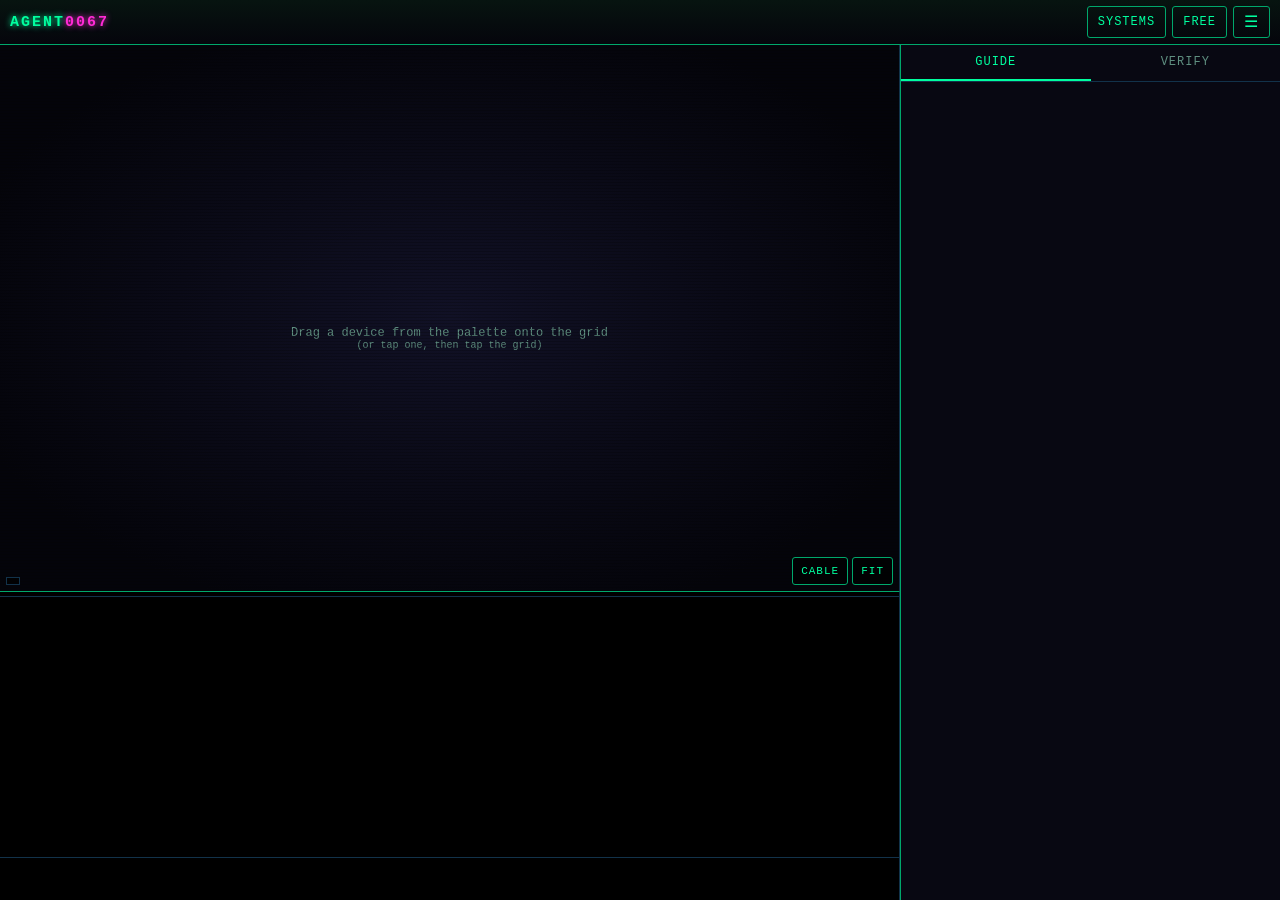
<file: index.html>
<!DOCTYPE html>
<html lang="en">
<head>
  <meta charset="UTF-8">
  <meta name="viewport" content="width=device-width, initial-scale=1">
  <title>Agent0067</title>
  <meta http-equiv="refresh" content="0; url=visual/">
  <style>body{background:#05050c;color:#00ff9f;font-family:ui-monospace,Consolas,monospace;padding:24px}a{color:#ff2bd6}</style>
</head>
<body>
  <p>Agent0067 lives at <a href="visual/">visual/</a>.</p>
</body>
</html>
</file>
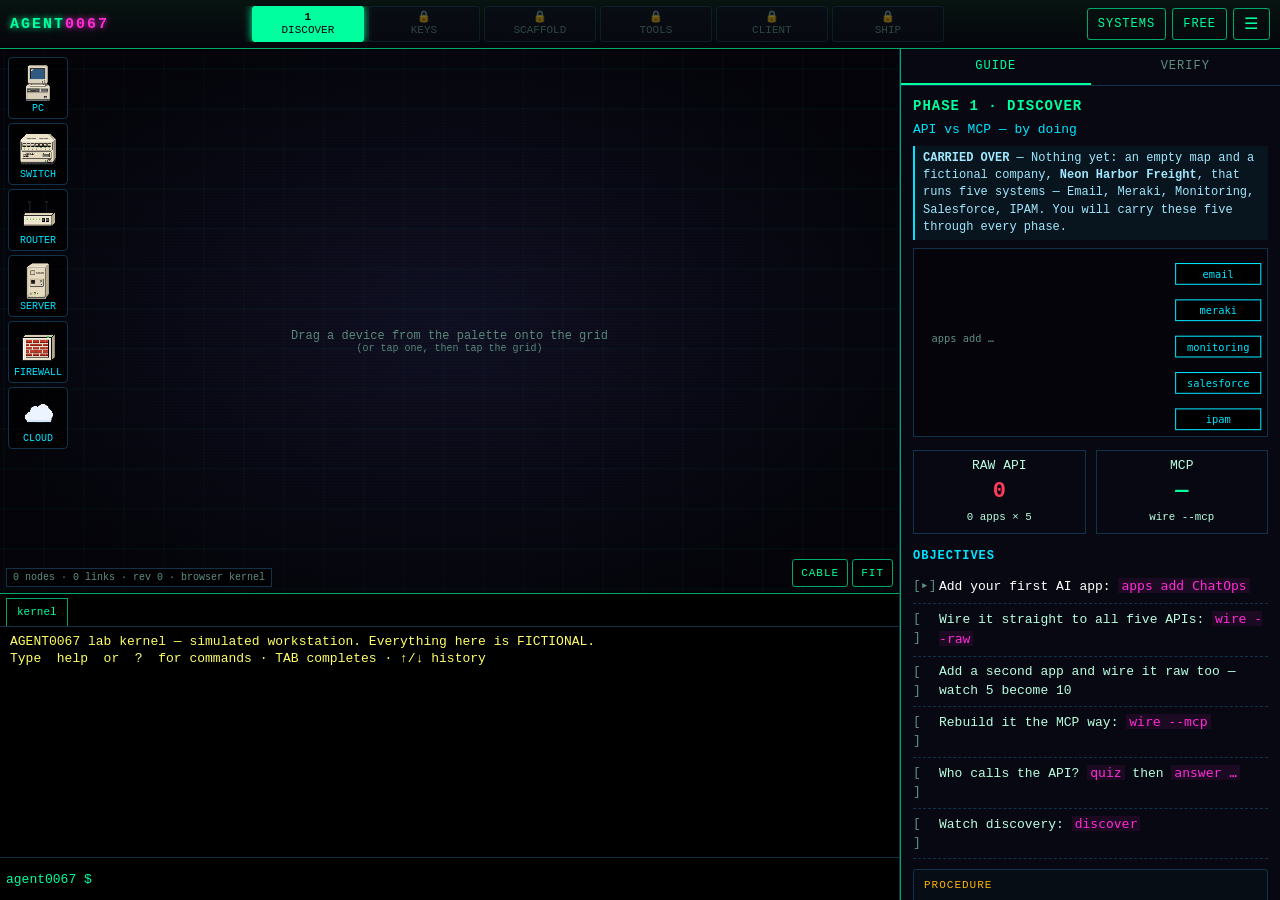
<file: visual/index.html>
<!DOCTYPE html>
<html lang="en">
<head>
  <meta charset="UTF-8">
  <meta name="viewport" content="width=device-width, initial-scale=1, viewport-fit=cover, interactive-widget=resizes-content">
  <meta name="theme-color" content="#05050c">
  <meta name="description" content="Agent0067: learn MCP by building a Python MCP server in front of five simulated network systems. Everything is fictional.">
  <title>Agent0067 — Build the MCP Server</title>
  <link rel="icon" href="../assets/icons/server.png">
  <link rel="stylesheet" href="css/app.css?v=7">
</head>
<body>
<div id="app">
  <header id="top">
    <div class="brand" title="Agent0067">AGENT<b>0067</b></div>
    <nav id="phasebar" aria-label="Phases"></nav>
    <div class="top-actions">
      <button id="btn-systems" class="btn" title="Open the five simulated systems">SYSTEMS</button>
      <button id="btn-free" class="btn" aria-pressed="false" title="Free Play: build without grading">FREE</button>
      <button id="btn-menu" class="btn icon" aria-haspopup="true" aria-label="Menu">&#9776;</button>
    </div>
    <div id="menu" class="menu" hidden>
      <button data-act="crt">CRT scanlines: <span id="crt-state">on</span></button>
      <button data-act="export">Export lab_state.json</button>
      <button data-act="bridge">Local server bridge…</button>
      <button data-act="reset-lab">Reset lab (keep progress)</button>
      <button data-act="reset-all">Reset everything</button>
      <div class="menu-note">All systems, data and keys are FICTIONAL. Nothing leaves this page unless you start the local Python server yourself.</div>
    </div>
  </header>

  <main id="stage">
    <section id="map" aria-label="Topology map">
      <canvas id="lab-canvas" aria-label="Network topology canvas"></canvas>
      <div id="palette" role="toolbar" aria-label="Device palette"></div>
      <div id="map-tools">
        <button id="tool-cable" class="btn small" aria-pressed="false" title="Cable mode: drag from one device to another">CABLE</button>
        <button id="tool-fit" class="btn small" title="Fit topology to view">FIT</button>
      </div>
      <div id="hud"></div>
      <div id="map-empty">Drag a device from the palette onto the grid<br><small>(or tap one, then tap the grid)</small></div>
      <div id="toast" role="status" aria-live="polite"></div>
    </section>

    <div id="lower-tabs" role="tablist">
      <button role="tab" data-pane="term" aria-selected="true">TERMINAL</button>
      <button role="tab" data-pane="guide" aria-selected="false">GUIDE <span id="obj-count"></span></button>
      <button role="tab" data-pane="verify" aria-selected="false">VERIFY</button>
    </div>

    <aside id="side">
      <div id="side-tabs" role="tablist">
        <button role="tab" data-side="guide" aria-selected="true">GUIDE</button>
        <button role="tab" data-side="verify" aria-selected="false">VERIFY</button>
      </div>
      <div id="guide" class="pane"></div>
      <div id="verify" class="pane" hidden></div>
    </aside>

    <section id="term" aria-label="Terminal">
      <div id="term-tabs"></div>
      <div id="term-out" role="log" aria-live="polite"></div>
      <form id="term-form" autocomplete="off">
        <label id="prompt" for="term-in"></label>
        <input id="term-in" type="text" autocomplete="off" autocapitalize="off" autocorrect="off" spellcheck="false" enterkeyhint="send" aria-label="Terminal input">
        <button type="button" id="btn-tab" class="btn small" title="Complete (TAB)">TAB</button>
        <button type="button" id="btn-hist" class="btn small" title="Previous command">&uarr;</button>
      </form>
    </section>
  </main>

  <div id="sheet" class="sheet" hidden role="dialog" aria-modal="true">
    <div class="sheet-card">
      <div class="sheet-head"><span id="sheet-title"></span><button class="btn small" id="sheet-close" aria-label="Close">CLOSE</button></div>
      <div id="sheet-tabs"></div>
      <div id="sheet-body"></div>
    </div>
  </div>

  <div id="brief" class="sheet" hidden role="dialog" aria-modal="true">
    <div class="sheet-card brief-card">
      <div id="brief-body"></div>
      <div class="brief-actions"><button class="btn primary" id="brief-go">START</button></div>
    </div>
  </div>

  <div id="boot-error" hidden></div>
</div>

<script src="js/tools.js?v=7"></script>
<script src="js/state.js?v=7"></script>
<script src="js/canvas.js?v=7"></script>
<script src="js/panels.js?v=7"></script>
<script src="js/phases.js?v=7"></script>
<script src="js/terminal.js?v=7"></script>
<script src="js/app.js?v=7"></script>
</body>
</html>
</file>
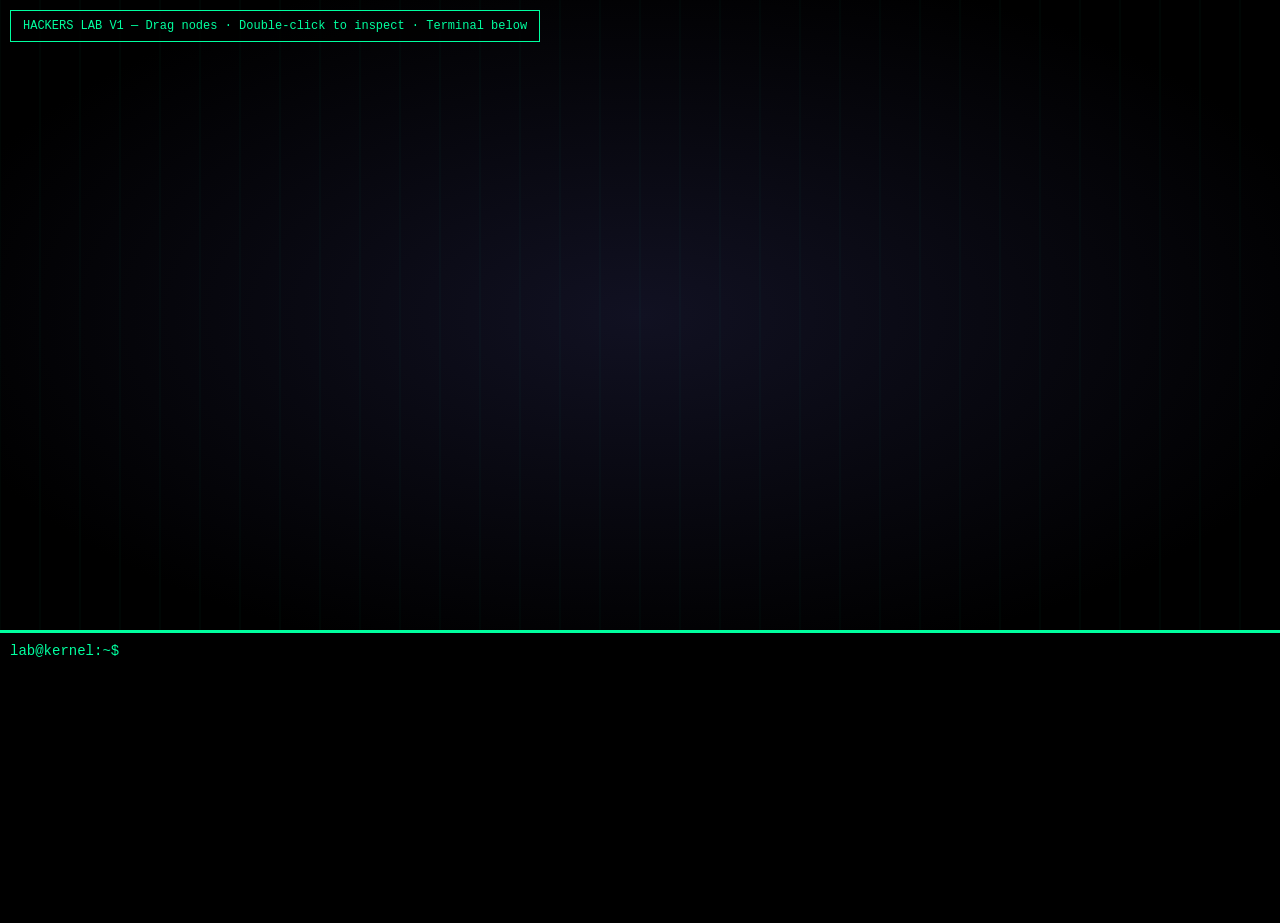
<file: skeleton/artifacts/v1-skeleton/visual/index.html>
<!DOCTYPE html>
<html lang="en">
<head>
  <meta charset="UTF-8">
  <title>CLIDK-style Lab V1 — Hackers Visual POC</title>
  <style>
    body {
      margin: 0;
      background: #0a0a12;
      color: #00ff9f;
      font-family: 'Courier New', monospace;
      overflow: hidden;
    }
    #canvas-container {
      position: relative;
      width: 100vw;
      height: 70vh;
      background: radial-gradient(ellipse at center, #111122 0%, #000 80%);
      border-bottom: 2px solid #00ff9f;
    }
    canvas {
      width: 100%;
      height: 100%;
      display: block;
    }
    #terminal {
      height: 30vh;
      background: #000;
      border-top: 1px solid #00ff9f;
      padding: 10px;
      overflow-y: auto;
      font-size: 14px;
    }
    .prompt { color: #00ff9f; }
    .output { color: #aaffcc; }
    .error { color: #ff4466; }
    .help { color: #ffff66; }
    #hud {
      position: absolute;
      top: 10px;
      left: 10px;
      background: rgba(0,0,0,0.7);
      padding: 8px 12px;
      border: 1px solid #00ff9f;
      font-size: 12px;
    }
  </style>
</head>
<body>
  <div id="canvas-container">
    <canvas id="lab-canvas"></canvas>
    <div id="hud">HACKERS LAB V1 — Drag nodes · Double-click to inspect · Terminal below</div>
  </div>
  <div id="terminal">
    <div class="prompt">lab@kernel:~$ </div>
  </div>

  <script>
    const canvas = document.getElementById('lab-canvas');
    const ctx = canvas.getContext('2d');
    const terminal = document.getElementById('terminal');

    function resize() {
      canvas.width = canvas.offsetWidth;
      canvas.height = canvas.offsetHeight;
      draw();
    }
    window.addEventListener('resize', resize);
    resize();

    // Simple nodes with classic-style labels (icons would be loaded here)
    let nodes = [
      { id: 'pc1', x: 200, y: 150, label: 'PC-01', type: 'computer', color: '#00ff9f' },
      { id: 'sw1', x: 450, y: 120, label: 'SW-CORE', type: 'switch', color: '#00ccff' },
      { id: 'rtr1', x: 700, y: 180, label: 'RTR-EDGE', type: 'router', color: '#ffaa00' },
      { id: 'srv1', x: 450, y: 320, label: 'SRV-MAIL', type: 'server', color: '#ff66cc' }
    ];
    let edges = [
      ['pc1', 'sw1'],
      ['sw1', 'rtr1'],
      ['sw1', 'srv1']
    ];

    let dragging = null;
    let offset = { x: 0, y: 0 };

    function draw() {
      ctx.clearRect(0, 0, canvas.width, canvas.height);
      // Subtle grid / scanlines vibe
      ctx.strokeStyle = 'rgba(0,255,159,0.05)';
      for (let x = 0; x < canvas.width; x += 40) {
        ctx.beginPath(); ctx.moveTo(x, 0); ctx.lineTo(x, canvas.height); ctx.stroke();
      }

      // Edges
      ctx.strokeStyle = '#00ff9f';
      ctx.lineWidth = 2;
      edges.forEach(([a, b]) => {
        const na = nodes.find(n => n.id === a);
        const nb = nodes.find(n => n.id === b);
        if (na && nb) {
          ctx.beginPath();
          ctx.moveTo(na.x, na.y);
          ctx.lineTo(nb.x, nb.y);
          ctx.stroke();
        }
      });

      // Nodes (classic icon placeholders — square + label for now)
      nodes.forEach(n => {
        ctx.fillStyle = 'rgba(0,0,0,0.8)';
        ctx.strokeStyle = n.color;
        ctx.lineWidth = 2;
        ctx.fillRect(n.x - 40, n.y - 30, 80, 60);
        ctx.strokeRect(n.x - 40, n.y - 30, 80, 60);
        ctx.fillStyle = n.color;
        ctx.font = '12px Courier New';
        ctx.textAlign = 'center';
        ctx.fillText(n.label, n.x, n.y + 5);
        ctx.font = '10px Courier New';
        ctx.fillText(n.type, n.x, n.y + 20);
      });
    }

    canvas.addEventListener('mousedown', e => {
      const rect = canvas.getBoundingClientRect();
      const mx = e.clientX - rect.left;
      const my = e.clientY - rect.top;
      dragging = nodes.find(n => Math.abs(n.x - mx) < 40 && Math.abs(n.y - my) < 30);
      if (dragging) {
        offset.x = mx - dragging.x;
        offset.y = my - dragging.y;
      }
    });
    canvas.addEventListener('mousemove', e => {
      if (!dragging) return;
      const rect = canvas.getBoundingClientRect();
      dragging.x = e.clientX - rect.left - offset.x;
      dragging.y = e.clientY - rect.top - offset.y;
      draw();
    });
    canvas.addEventListener('mouseup', () => dragging = null);
    canvas.addEventListener('dblclick', e => {
      const rect = canvas.getBoundingClientRect();
      const mx = e.clientX - rect.left;
      const my = e.clientY - rect.top;
      const node = nodes.find(n => Math.abs(n.x - mx) < 40 && Math.abs(n.y - my) < 30);
      if (node) {
        appendOutput(`Inspecting ${node.label} (${node.type}) — state: online`);
      }
    });

    // Terminal
    let history = [];
    let historyIndex = -1;

    function appendOutput(text, cls = 'output') {
      const div = document.createElement('div');
      div.className = cls;
      div.textContent = text;
      terminal.appendChild(div);
      terminal.scrollTop = terminal.scrollHeight;
    }

    function handleCommand(cmd) {
      const lower = cmd.trim().toLowerCase();
      if (!lower) return;

      history.push(cmd);
      historyIndex = history.length;

      if (lower === 'help' || lower === '?' || lower === 'help?') {
        appendOutput('Available commands:', 'help');
        appendOutput('  help / ?          — this message', 'help');
        appendOutput('  packages / pkg    — list available packages', 'help');
        appendOutput('  ansible-galaxy    — Ansible Galaxy info', 'help');
        appendOutput('  nodes             — list topology nodes', 'help');
        appendOutput('  clear             — clear terminal', 'help');
        appendOutput('  version           — lab version', 'help');
        return;
      }
      if (lower === 'packages' || lower === 'pkg' || lower === 'packages list') {
        appendOutput('Kernel packages available (simulated):', 'output');
        appendOutput('  ansible  (latest)   — automation', 'output');
        appendOutput('  ansible-galaxy      — collection manager', 'output');
        appendOutput('  netmiko             — network device SSH', 'output');
        appendOutput('  napalm              — network automation', 'output');
        appendOutput('  pysnmp              — SNMP', 'output');
        appendOutput('  requests            — HTTP', 'output');
        appendOutput('  rich                — terminal UI', 'output');
        appendOutput('  ... full set available in real kernel', 'output');
        return;
      }
      if (lower.startsWith('ansible-galaxy')) {
        appendOutput('ansible-galaxy 2.17+ (simulated latest)', 'output');
        appendOutput('  ansible-galaxy collection install community.network', 'output');
        appendOutput('  ansible-galaxy role install geerlingguy.docker', 'output');
        appendOutput('Collections and roles available. Use in playbooks.', 'output');
        return;
      }
      if (lower === 'nodes') {
        nodes.forEach(n => appendOutput(`${n.id.padEnd(8)} ${n.label.padEnd(12)} ${n.type}`));
        return;
      }
      if (lower === 'clear') {
        terminal.innerHTML = '<div class="prompt">lab@kernel:~$ </div>';
        return;
      }
      if (lower === 'version') {
        appendOutput('CLIDK Lab Kernel V1.0 — Hackers visual + MCP-ready', 'output');
        return;
      }
      appendOutput(`Command not found: ${cmd}. Type help or ?`, 'error');
    }

    // Simple input handling
    let currentInput = '';
    document.addEventListener('keydown', e => {
      if (e.target.tagName === 'INPUT') return;
      if (e.key === 'Enter') {
        const line = document.createElement('div');
        line.className = 'prompt';
        line.textContent = 'lab@kernel:~$ ' + currentInput;
        terminal.appendChild(line);
        handleCommand(currentInput);
        currentInput = '';
        terminal.scrollTop = terminal.scrollHeight;
      } else if (e.key === 'Backspace') {
        currentInput = currentInput.slice(0, -1);
      } else if (e.key.length === 1 && !e.ctrlKey && !e.metaKey) {
        currentInput += e.key;
      }
      // Update last prompt visually (simple approach)
      const prompts = terminal.querySelectorAll('.prompt');
      if (prompts.length) {
        prompts[prompts.length - 1].textContent = 'lab@kernel:~$ ' + currentInput;
      }
    });

    draw();
    appendOutput('Lab kernel ready. Type help or ? for commands.', 'help');
  </script>
</body>
</html>
</file>
<file: visual/css/app.css>
/* Agent0067 — Hackers-style neon over a dark grid. Mobile (390px) first. */
:root {
  --bg: #05050c;
  --bg2: #0b0b18;
  --panel: #080812;
  --line: #12324a;
  --neon: #00ff9f;
  --neon-dim: #00a86b;
  --cyan: #00e5ff;
  --mag: #ff2bd6;
  --amber: #ffb000;
  --red: #ff3b5c;
  --text: #b8ffe0;
  --muted: #5f8f80;
  --mono: ui-monospace, "Cascadia Mono", "SFMono-Regular", Menlo, Consolas, "Liberation Mono", "Courier New", monospace;
  --app-h: 100dvh;
  --map-h: 40%;
}
* { box-sizing: border-box; }
html, body { margin: 0; height: 100%; background: var(--bg); color: var(--text); font-family: var(--mono); }
body { overflow: hidden; -webkit-text-size-adjust: 100%; }
button { font-family: inherit; }
#app { height: var(--app-h); display: flex; flex-direction: column; overflow: hidden; }

/* ---------------------------------------------------------------- header */
#top {
  flex: 0 0 auto; display: flex; align-items: center; gap: 8px; padding: 6px 10px;
  padding-top: max(6px, env(safe-area-inset-top)); border-bottom: 1px solid var(--neon-dim);
  background: linear-gradient(180deg, #071410, var(--bg)); position: relative; flex-wrap: wrap;
}
.brand { font-weight: 700; letter-spacing: 2px; color: var(--neon); text-shadow: 0 0 6px var(--neon); font-size: 15px; white-space: nowrap; }
.brand b { color: var(--mag); text-shadow: 0 0 6px var(--mag); }
#phasebar { display: flex; gap: 4px; order: 3; width: 100%; overflow-x: auto; scrollbar-width: none; }
#phasebar::-webkit-scrollbar { display: none; }
.phase-chip {
  flex: 1 0 auto; min-width: 52px; border: 1px solid var(--line); background: var(--bg2); color: var(--muted);
  font-size: 10px; padding: 4px 6px; border-radius: 3px; cursor: pointer; text-align: center; line-height: 1.2;
}
.phase-chip b { display: block; font-size: 11px; }
.phase-chip.done { color: var(--neon-dim); border-color: var(--neon-dim); }
.phase-chip.current { color: var(--bg); background: var(--neon); border-color: var(--neon); box-shadow: 0 0 8px var(--neon); }
.phase-chip.locked { opacity: .45; cursor: not-allowed; }
.top-actions { margin-left: auto; display: flex; gap: 6px; }
.btn {
  background: transparent; color: var(--neon); border: 1px solid var(--neon-dim); padding: 6px 10px; font-size: 12px;
  border-radius: 3px; cursor: pointer; min-height: 32px; letter-spacing: 1px;
}
.btn:hover, .btn:focus-visible { border-color: var(--neon); box-shadow: 0 0 6px var(--neon); outline: none; }
.btn[aria-pressed="true"] { background: var(--neon); color: var(--bg); }
.btn.small { padding: 4px 8px; font-size: 11px; min-height: 28px; }
.btn.icon { font-size: 16px; padding: 4px 10px; }
.btn.primary { background: var(--neon); color: var(--bg); font-weight: 700; }
.btn.warn { color: var(--amber); border-color: var(--amber); }
.btn.danger { color: var(--red); border-color: var(--red); }
.btn:disabled { opacity: .4; cursor: not-allowed; box-shadow: none; }
.menu {
  position: absolute; right: 8px; top: 100%; z-index: 40; background: var(--panel); border: 1px solid var(--neon);
  box-shadow: 0 0 18px rgba(0, 255, 159, .25); display: flex; flex-direction: column; min-width: 240px; max-width: calc(100vw - 16px);
}
.menu[hidden] { display: none; }
.menu button { background: none; border: 0; border-bottom: 1px solid var(--line); color: var(--text); text-align: left; padding: 10px 12px; cursor: pointer; font-size: 13px; }
.menu button:hover { background: #0d2a20; }
.menu-note { font-size: 11px; color: var(--muted); padding: 10px 12px; }

/* ---------------------------------------------------------------- stage */
#stage { flex: 1 1 auto; min-height: 0; display: flex; flex-direction: column; }
#map {
  position: relative; flex: 0 0 var(--map-h); min-height: 0; overflow: hidden; border-bottom: 1px solid var(--neon-dim);
  background: radial-gradient(ellipse at center, #111126 0%, #04040a 80%); touch-action: none;
  transition: flex-basis .18s ease;
}
#map::after {
  content: ""; position: absolute; inset: 0; pointer-events: none;
  background: repeating-linear-gradient(0deg, rgba(0, 0, 0, .22) 0 1px, transparent 1px 3px);
  mix-blend-mode: multiply;
}
body.no-crt #map::after { display: none; }
#lab-canvas { width: 100%; height: 100%; display: block; cursor: default; }
#palette {
  position: absolute; left: 6px; top: 6px; right: 6px; display: flex; gap: 4px; z-index: 5; overflow-x: auto; scrollbar-width: none;
}
#palette::-webkit-scrollbar { display: none; }
.pal-item {
  flex: 0 0 auto; width: 52px; height: 54px; background: rgba(0, 0, 0, .72); border: 1px solid var(--line); border-radius: 4px;
  display: flex; flex-direction: column; align-items: center; justify-content: center; cursor: grab; color: var(--cyan);
  font-size: 9px; user-select: none; -webkit-user-select: none; touch-action: none; padding: 2px;
}
.pal-item img { width: 34px; height: 34px; image-rendering: pixelated; pointer-events: none; }
.pal-item.armed { border-color: var(--mag); box-shadow: 0 0 8px var(--mag); color: var(--mag); }
#map-tools { position: absolute; right: 6px; bottom: 6px; display: flex; gap: 4px; z-index: 5; }
#map-tools .btn { background: rgba(0, 0, 0, .75); }
#hud {
  position: absolute; left: 6px; bottom: 6px; z-index: 4; font-size: 10px; color: var(--muted);
  background: rgba(0, 0, 0, .7); border: 1px solid var(--line); padding: 3px 6px; max-width: 60%; pointer-events: none;
}
#hud .live { color: var(--neon); }
#hud .off { color: var(--muted); }
#map-empty {
  position: absolute; inset: 0; display: flex; flex-direction: column; align-items: center; justify-content: center; pointer-events: none;
  color: var(--muted); font-size: 12px; text-align: center; padding: 70px 20px 30px;
}
#map-empty[hidden] { display: none; }
#toast {
  position: absolute; left: 50%; top: 66px; transform: translateX(-50%); z-index: 8; pointer-events: none; opacity: 0;
  background: rgba(0, 0, 0, .9); border: 1px solid var(--neon); color: var(--neon); padding: 6px 12px; font-size: 12px;
  transition: opacity .2s; max-width: 92%; text-align: center;
}
#toast.show { opacity: 1; }
#toast.bad { border-color: var(--red); color: var(--red); }

/* ---------------------------------------------------------------- lower tabs (mobile) */
#lower-tabs { flex: 0 0 auto; display: flex; border-bottom: 1px solid var(--line); background: var(--panel); }
#lower-tabs button, #side-tabs button {
  flex: 1; background: none; border: 0; border-bottom: 2px solid transparent; color: var(--muted); padding: 8px 4px; font-size: 12px;
  letter-spacing: 1px; cursor: pointer; min-height: 36px;
}
#lower-tabs button[aria-selected="true"], #side-tabs button[aria-selected="true"] { color: var(--neon); border-bottom-color: var(--neon); }
#obj-count { color: var(--amber); }
#side, #term { flex: 1 1 auto; min-height: 0; display: flex; flex-direction: column; }
#side-tabs { display: none; }
.m-hide { display: none !important; }

/* ---------------------------------------------------------------- guide */
.pane { flex: 1 1 auto; overflow-y: auto; padding: 10px 12px 16px; font-size: 13px; line-height: 1.45; overscroll-behavior: contain; }
.pane h2 { font-size: 14px; color: var(--neon); margin: 0 0 4px; letter-spacing: 1px; }
.pane h3 { font-size: 12px; color: var(--cyan); margin: 14px 0 6px; letter-spacing: 1px; text-transform: uppercase; }
.pane p { margin: 6px 0; }
.carry { border-left: 2px solid var(--cyan); padding: 4px 8px; color: #9fe8ff; background: rgba(0, 229, 255, .05); font-size: 12px; }
.objs { list-style: none; padding: 0; margin: 0; }
.objs li { display: grid; grid-template-columns: 20px 1fr; gap: 6px; padding: 6px 0; border-bottom: 1px dashed var(--line); }
.objs li .box { color: var(--muted); }
.objs li.done .box { color: var(--neon); }
.objs li.done .t { color: var(--neon-dim); text-decoration: line-through; text-decoration-color: rgba(0, 255, 159, .35); }
.objs li.current .t { color: #fff; }
.objs .hint { grid-column: 2; color: var(--amber); font-size: 12px; }
.objs code, .pane code, .tip code { color: var(--mag); background: rgba(255, 43, 214, .08); padding: 0 3px; }
.tip { border: 1px solid var(--line); background: #070d14; padding: 8px 10px; margin-top: 10px; border-radius: 3px; }
.tip .k { color: var(--amber); font-size: 11px; letter-spacing: 1px; }
.tip.warn { border-color: var(--amber); }
.debrief { border: 1px solid var(--neon); padding: 10px; margin-top: 12px; background: rgba(0, 255, 159, .05); }
.next-btn { margin-top: 10px; width: 100%; }
.board { width: 100%; height: auto; border: 1px solid var(--line); background: #04040a; margin-top: 8px; }
.counter { display: flex; gap: 10px; margin-top: 6px; }
.counter div { flex: 1; border: 1px solid var(--line); padding: 6px; text-align: center; }
.counter b { display: block; font-size: 22px; }
.counter .raw b { color: var(--red); }
.counter .mcp b { color: var(--neon); }
.free-banner { border: 1px dashed var(--mag); color: var(--mag); padding: 8px; margin-bottom: 8px; font-size: 12px; }

/* ---------------------------------------------------------------- verify */
.vrow { display: grid; grid-template-columns: 60px 1fr auto; gap: 8px; align-items: center; padding: 8px 0; border-bottom: 1px dashed var(--line); }
.vbadge { font-size: 11px; text-align: center; padding: 3px 0; border: 1px solid var(--muted); color: var(--muted); }
.vbadge.pass { border-color: var(--neon); color: var(--bg); background: var(--neon); }
.vbadge.fail { border-color: var(--red); color: #fff; background: var(--red); }
.vrow small { color: var(--muted); display: block; word-break: break-word; }

/* ---------------------------------------------------------------- terminal */
#term { background: #000; }
#term-tabs { display: flex; gap: 2px; padding: 4px 6px 0; overflow-x: auto; flex: 0 0 auto; border-bottom: 1px solid var(--line); scrollbar-width: none; }
#term-tabs::-webkit-scrollbar { display: none; }
.ttab { background: #050a08; color: var(--muted); border: 1px solid var(--line); border-bottom: 0; padding: 4px 10px; font-size: 11px; cursor: pointer; white-space: nowrap; min-height: 28px; }
.ttab.active { color: var(--neon); border-color: var(--neon-dim); background: #000; }
.ttab .x { margin-left: 6px; color: var(--muted); }
#term-out { flex: 1 1 auto; overflow-y: auto; padding: 6px 10px; font-size: 13px; line-height: 1.35; white-space: pre-wrap; word-break: break-word; overscroll-behavior: contain; }
#term-out .l { min-height: 1.35em; }
#term-out .cmd { color: var(--neon); }
#term-out .out { color: #aaffcc; }
#term-out .dim { color: var(--muted); }
#term-out .err { color: var(--red); }
#term-out .warn { color: var(--amber); }
#term-out .help { color: #ffff66; }
#term-out .ok { color: var(--neon); }
#term-out .info { color: var(--cyan); }
#term-out .mag { color: var(--mag); }
#term-out .leak { color: #fff; background: var(--red); padding: 2px 4px; font-weight: 700; }
#term-out .json { color: #9fd3ff; }
#term-form { flex: 0 0 auto; display: flex; align-items: center; gap: 4px; padding: 6px 6px; padding-bottom: max(6px, env(safe-area-inset-bottom)); border-top: 1px solid var(--line); background: #000; }
#prompt { flex: 0 0 auto; color: var(--neon); font-size: 13px; white-space: nowrap; max-width: 55%; overflow: hidden; text-overflow: ellipsis; }
#term-in {
  flex: 1 1 auto; min-width: 0; background: transparent; border: 0; color: #fff; font-family: var(--mono); font-size: 16px; /* 16px stops iOS zoom */
  caret-color: var(--neon); outline: none; padding: 6px 2px;
}
#btn-tab, #btn-hist { flex: 0 0 auto; }

/* ---------------------------------------------------------------- sheets */
.sheet { position: fixed; inset: 0; z-index: 50; background: rgba(0, 0, 0, .7); display: flex; align-items: flex-end; justify-content: center; }
.sheet[hidden] { display: none; }
.sheet-card {
  width: 100%; max-height: 88%; background: var(--panel); border: 1px solid var(--neon); border-bottom: 0; display: flex; flex-direction: column;
  box-shadow: 0 0 24px rgba(0, 255, 159, .25);
}
.sheet-head { display: flex; justify-content: space-between; align-items: center; padding: 8px 10px; border-bottom: 1px solid var(--line); color: var(--neon); letter-spacing: 1px; }
#sheet-tabs { display: flex; overflow-x: auto; border-bottom: 1px solid var(--line); scrollbar-width: none; flex: 0 0 auto; }
#sheet-tabs button { background: none; border: 0; color: var(--muted); padding: 8px 10px; font-size: 12px; border-bottom: 2px solid transparent; cursor: pointer; white-space: nowrap; }
#sheet-tabs button.active { color: var(--cyan); border-bottom-color: var(--cyan); }
#sheet-body { overflow-y: auto; padding: 10px 12px 20px; font-size: 13px; overscroll-behavior: contain; }
#sheet-body table { width: 100%; border-collapse: collapse; font-size: 12px; }
#sheet-body th, #sheet-body td { text-align: left; padding: 5px 4px; border-bottom: 1px dashed var(--line); vertical-align: top; }
#sheet-body th { color: var(--cyan); font-weight: normal; }
#sheet-body .fresh td { color: #fff; background: rgba(255, 43, 214, .12); }
.tag { display: inline-block; font-size: 10px; padding: 1px 5px; border: 1px solid; border-radius: 2px; margin-right: 3px; }
.tag.up, .tag.online, .tag.pass, .tag.resolved, .tag.Closed { color: var(--neon); }
.tag.down, .tag.offline, .tag.critical, .tag.fail { color: var(--red); }
.tag.degraded, .tag.alerting, .tag.warning, .tag.Open, .tag.New { color: var(--amber); }
.tag.info, .tag.empty { color: var(--cyan); }
.fake-banner { font-size: 11px; color: var(--amber); border: 1px dashed var(--amber); padding: 6px 8px; margin-bottom: 10px; }
.keybox { border: 1px solid var(--mag); padding: 10px; margin: 10px 0; background: rgba(255, 43, 214, .05); }
.keybox code { display: block; word-break: break-all; color: #fff; font-size: 13px; margin: 6px 0; user-select: all; -webkit-user-select: all; }
.row-actions { display: flex; gap: 6px; flex-wrap: wrap; margin-top: 8px; }
.inspect-head { display: flex; gap: 10px; align-items: center; }
.inspect-head img { width: 56px; height: 56px; image-rendering: pixelated; }
.kv { display: grid; grid-template-columns: 110px 1fr; gap: 2px 8px; font-size: 12px; margin-top: 8px; }
.kv dt { color: var(--muted); }
.kv dd { margin: 0; word-break: break-word; }
.chips { display: flex; flex-wrap: wrap; gap: 6px; margin-top: 6px; }
.chip { border: 1px solid var(--line); background: none; color: var(--text); padding: 6px 8px; font-size: 12px; cursor: pointer; border-radius: 3px; min-height: 32px; }
.chip.on { border-color: var(--neon); color: var(--neon); }
.chip.no { opacity: .4; }
pre.code { background: #000; border: 1px solid var(--line); padding: 8px; overflow-x: auto; font-size: 12px; color: #c9ffe8; margin: 8px 0; }
.brief-card { max-width: 640px; padding: 14px 16px 16px; }
#brief-body { overflow-y: auto; font-size: 14px; line-height: 1.5; }
#brief-body h1 { font-size: 18px; color: var(--neon); margin: 0 0 6px; text-shadow: 0 0 6px var(--neon); }
.brief-actions { display: flex; justify-content: flex-end; padding-top: 10px; }
#boot-error { position: fixed; inset: 0; z-index: 99; background: var(--bg); color: var(--amber); padding: 24px; font-size: 14px; line-height: 1.5; overflow: auto; }
#boot-error code { color: var(--neon); }

/* ---------------------------------------------------------------- keyboard open on phones */
body.kb #map { flex-basis: 0; border-bottom: 0; }
body.kb #lower-tabs { display: none; }

/* ---------------------------------------------------------------- desktop */
@media (min-width: 900px) {
  #phasebar { order: 0; width: auto; flex: 1 1 auto; justify-content: center; }
  .phase-chip { flex: 0 1 112px; font-size: 11px; }
  #stage {
    display: grid; grid-template-columns: minmax(0, 1fr) 380px; grid-template-rows: minmax(0, 1fr) minmax(200px, 36%);
    grid-template-areas: "map side" "term side";
  }
  #map { grid-area: map; border-right: 1px solid var(--line); }
  #side { grid-area: side; border-left: 1px solid var(--neon-dim); background: var(--panel); }
  #term { grid-area: term; border-right: 1px solid var(--line); }
  #lower-tabs { display: none; }
  #side-tabs { display: flex; border-bottom: 1px solid var(--line); }
  .m-hide { display: flex !important; }
  .pal-item { width: 60px; height: 62px; font-size: 10px; }
  .pal-item img { width: 40px; height: 40px; }
  #palette { right: auto; flex-direction: column; top: 8px; left: 8px; }
  .sheet { align-items: center; }
  .sheet-card { max-width: 760px; max-height: 84%; border: 1px solid var(--neon); }
  #btn-tab, #btn-hist { display: none; }
  #toast { top: 14px; }
  body.kb #map { flex-basis: auto; }
}
@media (prefers-reduced-motion: reduce) { * { transition: none !important; animation: none !important; } }
</file>
